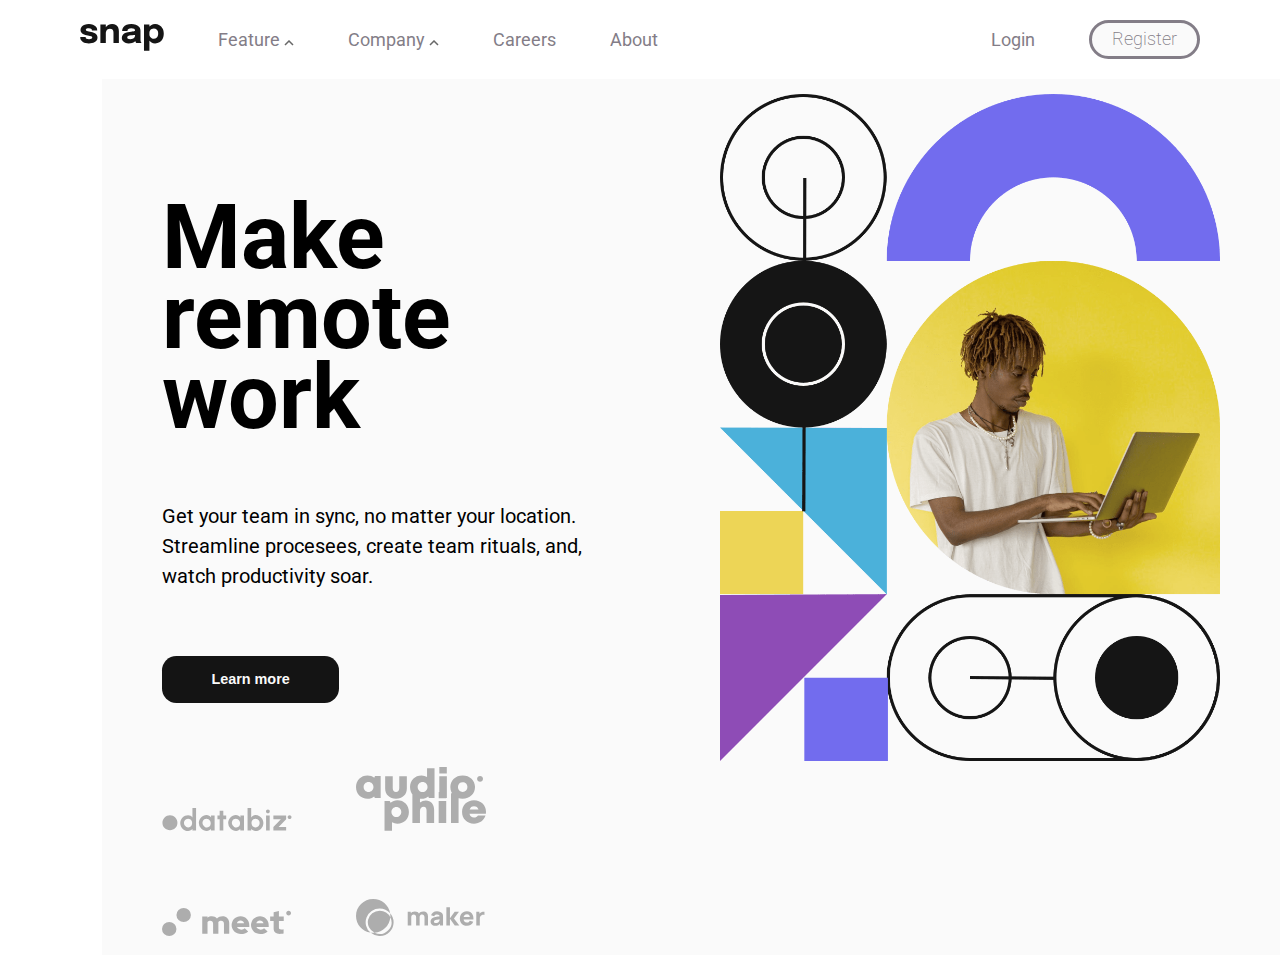
<file: index.htm>
<!DOCTYPE html>
<html lang="en">

<head>
    <meta charset="UTF-8">
    <meta http-equiv="X-UA-Compatible" content="IE=edge">
    <meta name="viewport" content="width=device-width, initial-scale=1.0">
    <link rel="shortcut icon" href="./images/favicon-32x32.png" type="image/x-icon">
    <link rel="stylesheet" href="./styles/style.css">
    <title>snap</title>
</head>

<body>
    <div class="bacgraund hidden" id="bacgraund">

    </div>
    <header class="header">
        <nav class="header__nav">

            <ul class="header__list">
                <figure class="header__logo">
                    <img src="./images/logo.svg" alt="Logo Insure">
                </figure>
                <li class="header__item hoverItem"><a class="hoverItem">Feature <img src="./images/icon-arrow-up.svg" alt=""></a></li>
                <div class="hover__main hidden" id="contanerHover">
                    <p class="hover__itemDesplegable"> <img src="./images/icon-todo.svg" alt="" class="hover__img"> Todo
                        list </p>

                    <p class="hover__itemDesplegable"> <img src="./images/icon-calendar.svg" alt="" class="hover__img">
                        calendar </p>

                    <p class="hover__itemDesplegable"> <img src="./images/icon-reminders.svg" alt="" class="hover__img">
                        Reminders </p>

                    <p class="hover__itemDesplegable"> <img src="./images/icon-planning.svg" alt="" class="hover__img">
                        Plannig </p>
                </div>
                <li class="header__item hoverItem __hover"><a class="hoverItem2">Company <img src="./images/icon-arrow-up.svg" alt=""></a></li>

                <div class="hover__main2 hidden " id="contanerHover2">
                    <p class="hover__itemDesplegable">  History </p>

                    <p class="hover__itemDesplegable"> Our Team
                         </p>

                    <p class="hover__itemDesplegable"> 
                        Blog </p>

                   
                </div>
                <li class="header__item"><a>Careers</a></li>
                <li class="header__item"><a> About </a></li>


            </ul>
            <ul class="header__list">
                <li class="header__item">
                    <a> Login </a>
                </li>

                <li class="header__item">
                    <button> Register </button>
                </li>
                <li class="header__item hidden menu"> <img src="./images/icon-menu.svg" alt="" class="menu"></li>
            </ul>
           
        </nav>
        <div class="container__menu hidden" id="cont">
            <figure class="container__figura"><img src="./images/icon-close-menu.svg" alt="" class="container__close"></figure> 
            <ul class="container__lista"> <li class="container__item hoverLi"><a class="hoverLi">Feature <img src="./images/icon-arrow-up.svg" alt=""></a></li>
                <div class="hover__item hidden" id="contanerHoverItem">
                    <p class="hover__itemDesplegable"> <img src="./images/icon-todo.svg" alt="" class="hover__img"> Todo
                        list </p>

                    <p class="hover__itemDesplegable"> <img src="./images/icon-calendar.svg" alt="" class="hover__img">
                        calendar </p>

                    <p class="hover__itemDesplegable"> <img src="./images/icon-reminders.svg" alt="" class="hover__img">
                        Reminders </p>

                    <p class="hover__itemDesplegable"> <img src="./images/icon-planning.svg" alt="" class="hover__img">
                        Plannig </p>
                </div>
                <li class="container__item hoverLi2"><a class="hoverLi2">Company <img src="./images/icon-arrow-down.svg" alt=""></a></li>

                <div class="hover__item hidden " id="contanerHoverItem2">
                    <p class="hover__itemDesplegable">  History </p>

                    <p class="hover__itemDesplegable"> Our Team
                         </p>

                    <p class="hover__itemDesplegable"> 
                        Blog </p>

                   
                </div>
                <li class="container__item"><a>Careers</a></li>
                <li class="container__item"><a> About </a></li>
              
            </ul>
            <ul class="container__lista2">  <li class="container__item">
                <a> Login </a>
            </li>

            <li class="container__item">
                <button class="botonRegister"> Register </button>
            </li></ul>
            
        </div>
       
    </header>

    <main class="main">
        <img src="./images/image-hero-mobile.png" alt="hero_mobile" class="img_mobile">
        <div class="main__left">
        <h1>Make<br> remote work</h1>
        <p>Get your team in sync, no matter your location.<br>Streamline procesees, create team rituals, and,<br>watch productivity soar.</p>
        <button>Learn more</button>
        <figure class="main__imgFooter">
            <img src="./images/client-databiz.svg" alt="img_databiz">
            <img src="./images/client-audiophile.svg" alt="img_audip">
            <img src="./images/client-meet.svg" alt="img_meet">
            <img src="./images/client-maker.svg" alt="img_maker">
        </figure>
        </div>
        <div class="main__right">
            <figure>
                <img src="./images/image-hero-desktop.png" alt="img_hero">
            </figure>
        </div>
    </main>
    <script src="./main.js"></script>
</body>

</html>
</file>
<file: styles/style.css>
@import url("https://fonts.googleapis.com/css2?family=Karla:wght@400;700&display=swap");
@import url("https://fonts.googleapis.com/css2?family=DM+Serif+Display&display=swap");
@import url("https://fonts.googleapis.com/css2?family=Karla&family=Merriweather:wght@100&family=Roboto:wght@400;500&family=Rubik&display=swap");
@import url("https://fonts.googleapis.com/css2?family=Roboto+Serif:opsz@8..144&display=swap");
* {
  padding: 0;
  margin: 0;
  box-sizing: content-box;
}

body, .header__item button {
  font-family: "Roboto";
  font-size: 18px;
}

.header {
  color: white;
  font-family: "Roboto", sans-serif;
  max-width: 1910px;
}
.header__nav {
  display: flex;
  justify-content: space-between;
  align-items: center;
  padding: 20px 80px;
  background-color: white;
}
.header__list {
  list-style: none;
  cursor: pointer;
  display: flex;
  justify-content: space-between;
  align-items: center;
  gap: 54px;
}
.header__hidden {
  display: none;
}
.header__item a {
  text-decoration: none;
  color: hsl(273deg, 4%, 51%);
  font-weight: 2300;
}
.header__item a:hover {
  color: hsl(0deg, 0%, 0%);
}
.header__item button {
  padding: 5px 20px;
  color: hsl(273deg, 4%, 51%);
  font-weight: 200;
  border-radius: 20px;
  padding-bottom: 7px;
  background-color: hsl(0deg, 0%, 98%);
  border: 3px solid hsl(273deg, 4%, 51%);
  cursor: pointer;
}
.header__item button:hover {
  color: hsl(0deg, 0%, 0%);
  border: 3px solid hsl(0deg, 0%, 0%);
}
.header__item--mobile {
  display: none;
}

.hover__main {
  top: 70px;
  left: 150px;
  position: absolute;
  width: max-content;
  height: max-content;
  padding: 10px 20px;
  box-shadow: 2px 3px 20px 0px rgba(209, 209, 209, 0.75);
  color: hsl(273deg, 4%, 51%);
  background-color: #fff;
  z-index: 3;
}
.hover__main2 {
  top: 70px;
  left: 350px;
  position: absolute;
  width: 100px;
  height: max-content;
  padding: 10px 20px;
  box-shadow: 2px 3px 20px 0px rgba(209, 209, 209, 0.75);
  color: hsl(273deg, 4%, 51%);
  background-color: #fff;
  z-index: 3;
}
.hover__img {
  margin-right: 10px;
}
.hover__itemDesplegable {
  margin-top: 12px;
  margin-left: 20px;
  margin-top: 10px;
}

.hidden {
  display: none;
}

.container {
  display: none;
}

.main {
  margin-left: 8%;
  background-color: hsl(0deg, 0%, 98%);
  display: flex;
  padding: 15px 60px;
  gap: 100px;
}
.main .img_mobile {
  display: none;
}
.main__left {
  display: flex;
  flex-direction: column;
  width: 800px;
  margin-top: 104px;
}
.main__left h1 {
  font-size: 90px;
  line-height: 80px;
}
.main__left p {
  font-size: 19.8px;
  margin-top: 64px;
  line-height: 30px;
}
.main__left button {
  margin-top: 64px;
  width: 176.4px;
  height: 46.8px;
  border-radius: 14.4px;
  background-color: transparent;
  cursor: pointer;
  font-weight: bolder;
  font-size: 14.4px;
  background-color: hsl(0deg, 0%, 8%);
  color: hsl(0deg, 0%, 98%);
  border: none;
}
.main__left button:hover {
  color: rgb(5, 5, 5);
  border: 1px solid hsl(0deg, 0%, 0%);
  background-color: #fff;
}
.main__left img {
  margin-top: 64px;
  width: 130px;
  margin-right: 60px;
  justify-content: center;
}
.main__right {
  display: flex;
}
.main__right img {
  width: 500px;
}

@media screen and (max-width: 1000px) {
  .header__nav {
    padding-top: 10px;
    padding-left: 10px;
    padding-right: 10px;
  }
  .header__item {
    display: none;
  }
  .header__item--mobile {
    display: block;
  }
  .header__banner {
    flex-direction: column-reverse;
    padding: 0;
  }
  .header__img-banner {
    width: 100%;
  }
  .header__img-banner img {
    transform: none;
  }
  .header__text {
    width: 80%;
    text-align: center;
    margin: 40px 0;
  }
  .header__text hr {
    display: none;
  }
  .menu {
    display: block;
  }
  .bacgraund {
    position: absolute;
    width: 100%;
    height: 100%;
    background-color: rgba(21, 22, 22, 0.627);
    z-index: 3;
  }
  .container__menu {
    position: absolute;
    top: -1px;
    width: 40%;
    padding-right: 5%;
    padding-left: 2%;
    height: 100%;
    background-color: rgb(255, 255, 255);
    right: 0px;
    z-index: 3;
  }
  .container__close {
    position: relative;
    top: 10px;
    left: 100%;
    width: 26px;
    z-index: 2;
  }
  .container__lista {
    position: relative;
    left: 40px;
    font-size: 20px;
    color: hsl(273deg, 4%, 51%);
    list-style: none;
  }
  .container__item {
    margin-top: 20px;
    text-decoration: none;
    color: hsl(273deg, 4%, 51%);
    font-weight: 2300;
    cursor: pointer;
  }
  .container__item:hover {
    color: hsl(0deg, 0%, 0%);
  }
  .container__lista2 {
    text-align: center;
    margin-top: 100px;
    font-size: 20px;
    color: hsl(273deg, 4%, 51%);
    list-style: none;
  }
  .botonRegister {
    position: relative;
    width: 100%;
    padding: 10px;
    border-radius: 30px;
    font-size: 18px;
    color: hsl(273deg, 4%, 51%);
    background-color: #fff;
    font-weight: 500;
  }
  .botonRegister:hover {
    color: hsl(0deg, 0%, 0%);
  }
  body, .header__item button {
    padding: 0;
  }
  .main {
    position: relative;
    margin: 0;
    display: flex;
    flex-direction: column;
    padding: 10px;
  }
  .main .img_mobile {
    display: flex;
    width: 100%;
  }
  .main__left {
    position: relative;
    text-align: center;
    top: -200px;
    width: 80%;
    margin-left: 10%;
    margin-right: 10%;
  }
  .main__left h1 {
    justify-content: center;
    display: flex;
    flex-direction: row;
    font-size: 5vw;
    font-weight: bold;
  }
  .main__left h1 br {
    display: none;
  }
  .main__left p {
    justify-content: center;
    font-size: 18px;
    margin-top: 4px;
    line-height: 25px;
    color: hsl(0deg, 0%, 41%);
  }
  .main__imgFooter {
    position: absolute;
    top: 260px;
    width: 100%;
    margin: auto;
    display: flex;
    flex-direction: row;
  }
  .main__left img {
    object-fit: inherit;
    margin-left: 0px;
    margin-right: 10%;
    width: 12vw;
    height: 3.2vh;
  }
  .main__left button {
    margin: auto;
    margin-top: 16px;
    justify-content: center;
  }
  .main__left button:hover {
    color: rgb(5, 5, 5);
    border: 3px solid hsl(0deg, 0%, 0%);
    background-color: #fff;
  }
  .main__right img {
    display: none;
  }
}

/*# sourceMappingURL=style.css.map */
</file>
